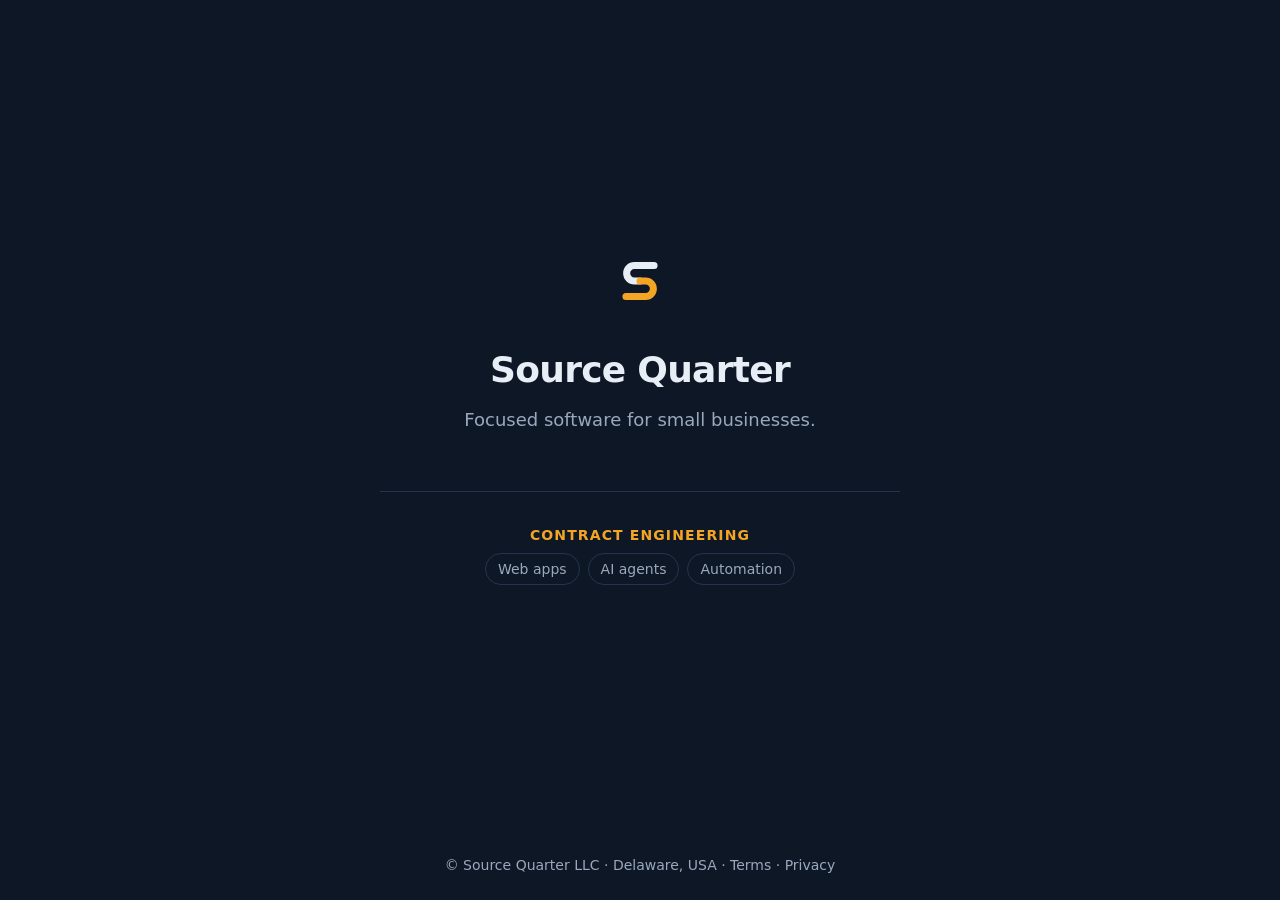
<file: index.html>
<!doctype html>
<html lang="en">
<head>
  <meta charset="utf-8">
  <meta name="viewport" content="width=device-width, initial-scale=1">
  <title>Source Quarter</title>
  <meta name="description" content="Source Quarter builds focused software for small businesses.">
  <link rel="icon" href="/assets/logo.svg" type="image/svg+xml">
  <link rel="icon" href="/assets/favicon-32.png" sizes="32x32" type="image/png">
  <link rel="apple-touch-icon" href="/assets/apple-touch-icon.png">
  <link rel="stylesheet" href="/assets/styles.css">
</head>
<body>
  <main>
    <img class="logo" src="/assets/logo.svg" alt="Source Quarter logo" width="72" height="72">
    <h1>Source Quarter</h1>
    <p>Focused software for small businesses.</p>

    <section class="services" aria-labelledby="services-title">
      <h2 id="services-title">Contract engineering</h2>
      <ul>
        <li>Web apps</li>
        <li>AI agents</li>
        <li>Automation</li>
      </ul>
    </section>
  </main>
  <footer>
    © Source Quarter LLC · Delaware, USA · <a href="/terms.html">Terms</a> · <a href="/privacy.html">Privacy</a>
  </footer>
</body>
</html>
</file>
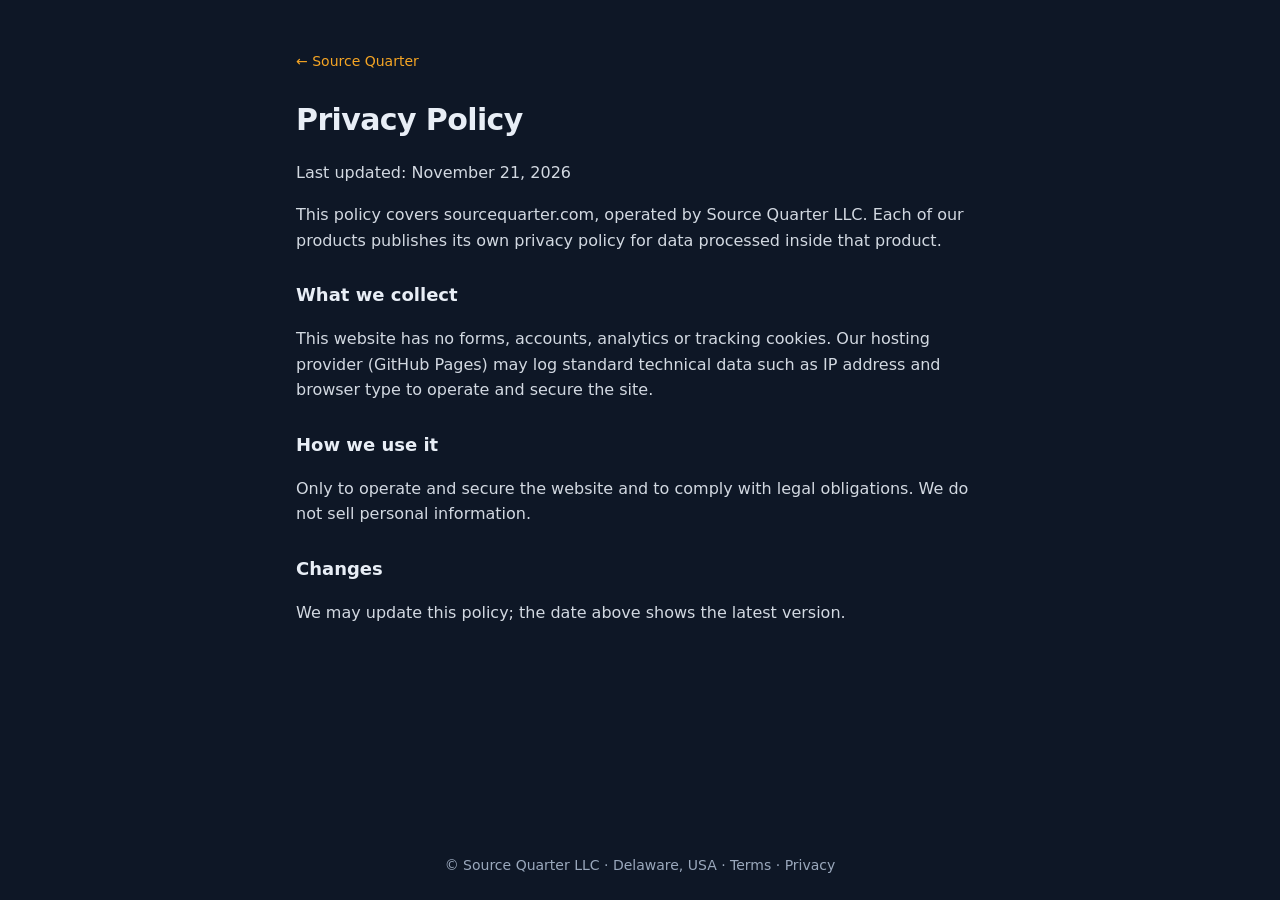
<file: privacy.html>
<!doctype html>
<html lang="en">
<head>
  <meta charset="utf-8">
  <meta name="viewport" content="width=device-width, initial-scale=1">
  <title>Privacy Policy — Source Quarter</title>
  <link rel="icon" href="/assets/logo.svg" type="image/svg+xml">
  <link rel="stylesheet" href="/assets/styles.css">
</head>
<body>
  <div class="legal">
    <a class="back" href="/">← Source Quarter</a>
    <h1>Privacy Policy</h1>
    <p>Last updated: November 21, 2026</p>

    <p>This policy covers sourcequarter.com, operated by Source Quarter LLC. Each of our products publishes its own privacy policy for data processed inside that product.</p>

    <h2>What we collect</h2>
    <p>This website has no forms, accounts, analytics or tracking cookies. Our hosting provider (GitHub Pages) may log standard technical data such as IP address and browser type to operate and secure the site.</p>

    <h2>How we use it</h2>
    <p>Only to operate and secure the website and to comply with legal obligations. We do not sell personal information.</p>

    <h2>Changes</h2>
    <p>We may update this policy; the date above shows the latest version.</p>
  </div>
  <footer>© Source Quarter LLC · Delaware, USA · <a href="/terms.html">Terms</a> · <a href="/privacy.html">Privacy</a></footer>
</body>
</html>
</file>
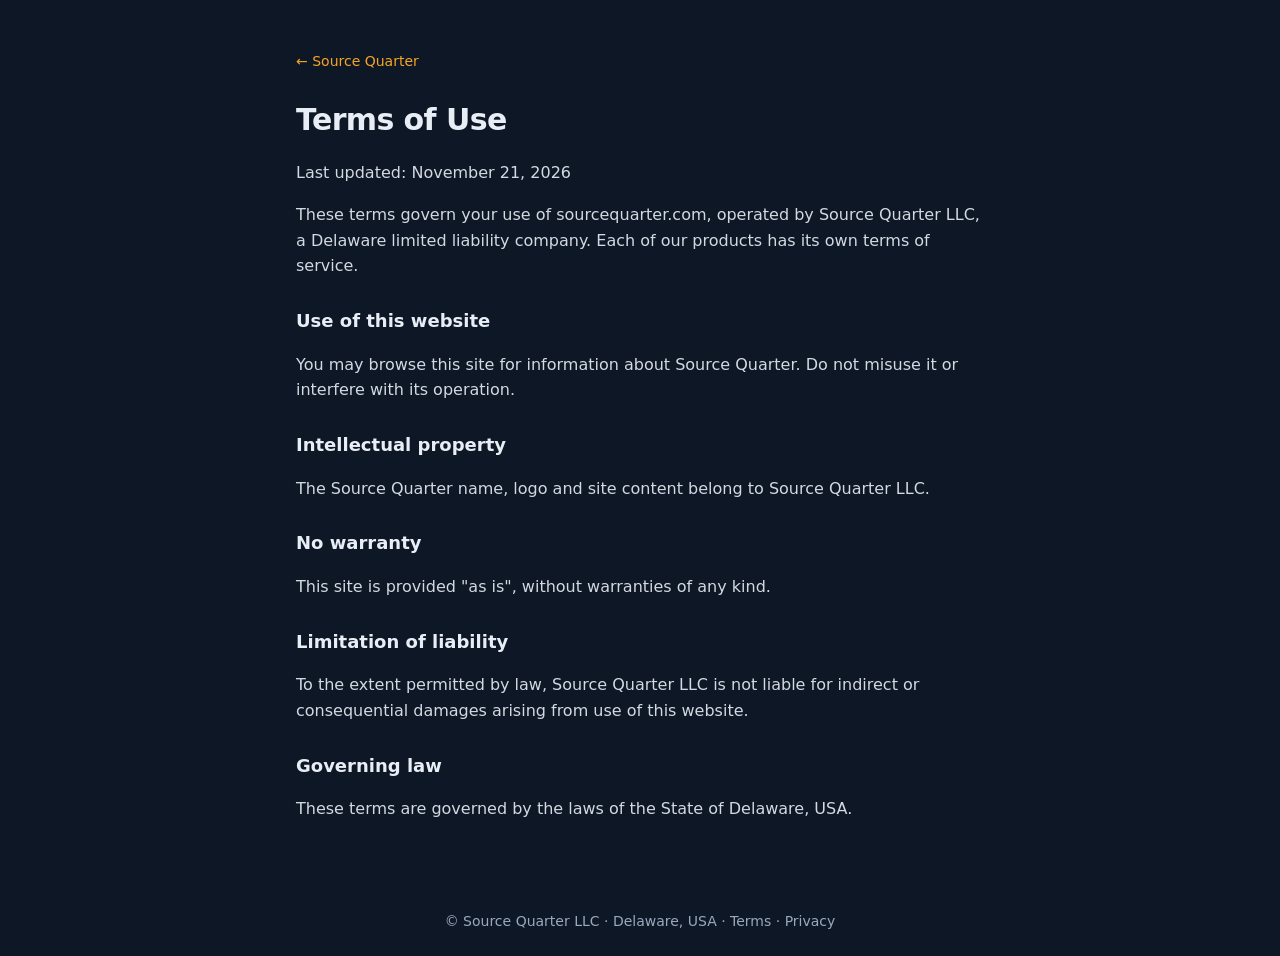
<file: terms.html>
<!doctype html>
<html lang="en">
<head>
  <meta charset="utf-8">
  <meta name="viewport" content="width=device-width, initial-scale=1">
  <title>Terms of Use — Source Quarter</title>
  <link rel="icon" href="/assets/logo.svg" type="image/svg+xml">
  <link rel="stylesheet" href="/assets/styles.css">
</head>
<body>
  <div class="legal">
    <a class="back" href="/">← Source Quarter</a>
    <h1>Terms of Use</h1>
    <p>Last updated: November 21, 2026</p>

    <p>These terms govern your use of sourcequarter.com, operated by Source Quarter LLC, a Delaware limited liability company. Each of our products has its own terms of service.</p>

    <h2>Use of this website</h2>
    <p>You may browse this site for information about Source Quarter. Do not misuse it or interfere with its operation.</p>

    <h2>Intellectual property</h2>
    <p>The Source Quarter name, logo and site content belong to Source Quarter LLC.</p>

    <h2>No warranty</h2>
    <p>This site is provided "as is", without warranties of any kind.</p>

    <h2>Limitation of liability</h2>
    <p>To the extent permitted by law, Source Quarter LLC is not liable for indirect or consequential damages arising from use of this website.</p>

    <h2>Governing law</h2>
    <p>These terms are governed by the laws of the State of Delaware, USA.</p>
  </div>
  <footer>© Source Quarter LLC · Delaware, USA · <a href="/terms.html">Terms</a> · <a href="/privacy.html">Privacy</a></footer>
</body>
</html>
</file>
<file: assets/styles.css>
:root { --navy: #0E1726; --light: #E8EEF6; --muted: #9AA8BC; --amber: #F5A524; }
* { box-sizing: border-box; }
body {
  margin: 0;
  min-height: 100vh;
  display: flex;
  flex-direction: column;
  background: var(--navy);
  color: var(--light);
  font-family: system-ui, -apple-system, "Segoe UI", Roboto, sans-serif;
  line-height: 1.6;
}
main { flex: 1; display: flex; flex-direction: column; align-items: center; justify-content: center; text-align: center; padding: 48px 16px; }
.logo { border-radius: 18px; margin-bottom: 24px; }
h1 { margin: 0 0 8px; font-size: 36px; letter-spacing: -0.02em; }
main p { margin: 0 0 24px; color: var(--muted); font-size: 18px; }
a { color: var(--amber); text-decoration: none; }
a:hover { text-decoration: underline; }
.services { margin-top: 32px; padding-top: 32px; border-top: 1px solid #24344F; max-width: 520px; width: 100%; }
.services h2 { margin: 0 0 6px; font-size: 14px; font-weight: 600; letter-spacing: 0.08em; text-transform: uppercase; color: var(--amber); }
.services p { margin: 0 0 16px; font-size: 16px; color: var(--light); }
.services ul { list-style: none; margin: 0; padding: 0; display: flex; flex-wrap: wrap; justify-content: center; gap: 8px; }
.services li { font-size: 14px; color: var(--muted); border: 1px solid #24344F; border-radius: 999px; padding: 4px 12px; }
footer { text-align: center; padding: 24px 16px; color: var(--muted); font-size: 14px; }
footer a { color: var(--muted); }

/* Legal pages */
.legal { flex: 1; width: 100%; max-width: 720px; margin: 0 auto; padding: 48px 16px; }
.legal h1 { font-size: 30px; }
.legal h2 { font-size: 18px; margin: 28px 0 6px; }
.legal p, .legal li { color: var(--light); opacity: 0.9; }
.back { display: inline-block; margin-bottom: 24px; font-size: 14px; }
</file>
